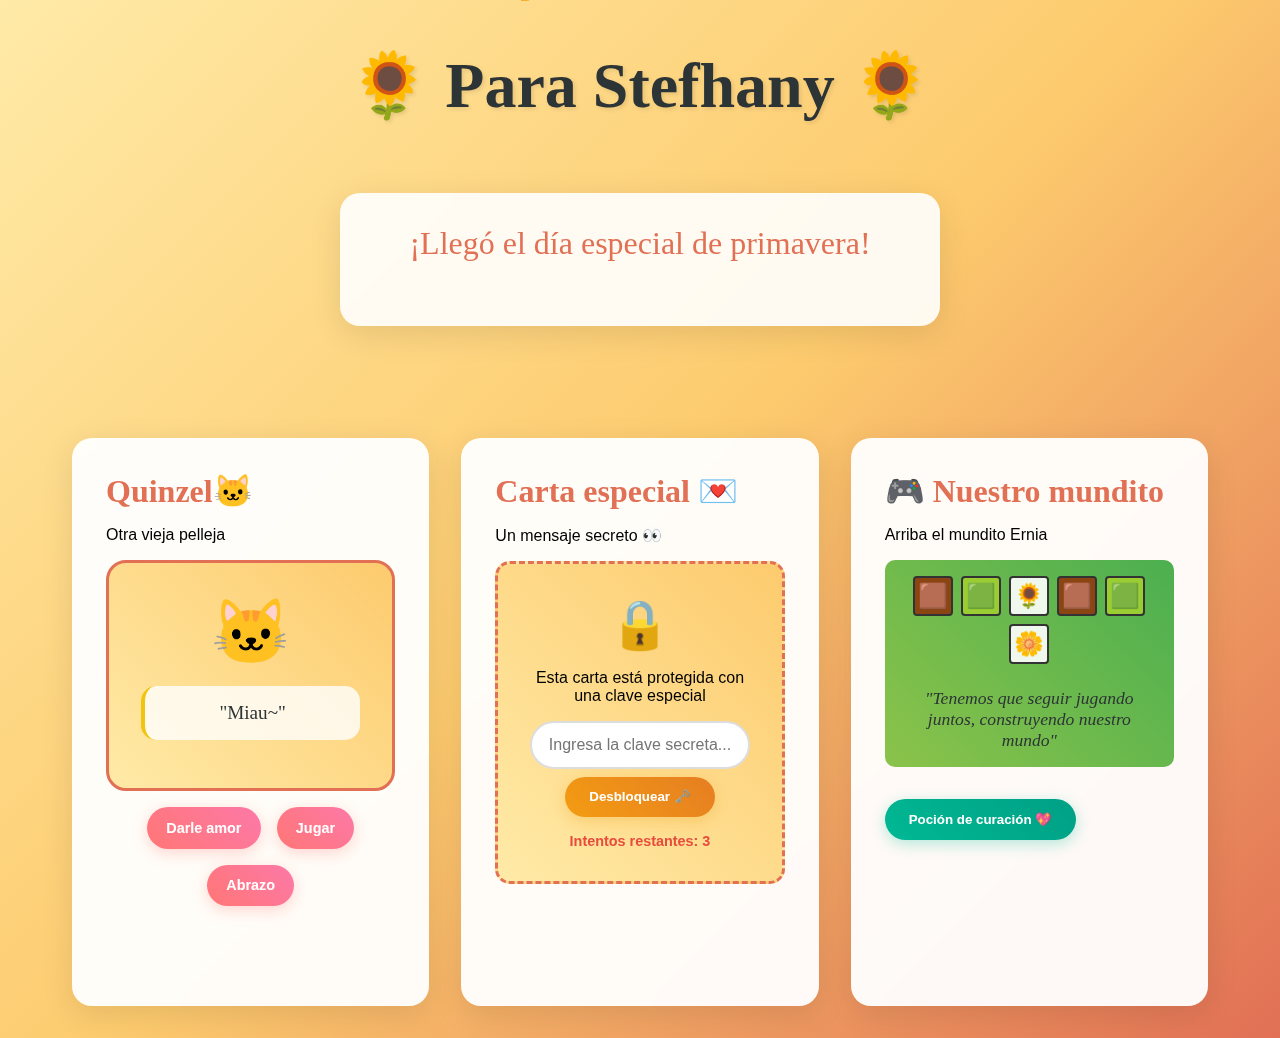
<file: index.html>
<!DOCTYPE html>
<html lang="es">
<head>
    <meta charset="UTF-8">
    <meta name="viewport" content="width=device-width, initial-scale=1.0">
    <title>Para ti <3 </title>
    <link rel="stylesheet" href="styles.css">
</head>
<body>
    <div class="petals" id="petals"></div>
    
    <header>
        <h1>🌻 Para Stefhany 🌻</h1>
        <p class="subtitle">Una entrega especial de flores amarillas para la persona más hermosa de mi mundo</p>
        
        <div class="countdown-container">
            <div class="countdown" id="countdown">
                <div class="time-unit">
                    <span class="time-number" id="days">0</span>
                    <span class="time-label">Días</span>
                </div>
                <div class="time-unit">
                    <span class="time-number" id="hours">0</span>
                    <span class="time-label">Horas</span>
                </div>
                <div class="time-unit">
                    <span class="time-number" id="minutes">0</span>
                    <span class="time-label">Minutos</span>
                </div>
                <div class="time-unit">
                    <span class="time-number" id="seconds">0</span>
                    <span class="time-label">Segundos</span>
                </div>
            </div>
            <p></p>
        </div>
    </header>
    
    <div class="sections">
        <div class="section">
            <h3>Quinzel🐱</h3>
            <p>Otra vieja pelleja</p>
            <div class="cat-section">
                <div class="cat-display">
                    <div class="cat-emoji" id="catEmoji">🐱</div>
                    <div class="cat-message" id="catMessage">
                        "Miau~"
                    </div>
                </div>
                <div class="cat-actions">
                    <button class="cat-btn" onclick="feedCat()">Darle amor</button>
                    <button class="cat-btn" onclick="playCat()">Jugar</button>
                    <button class="cat-btn" onclick="hugCat()">Abrazo</button>
                </div>
                <div class="cat-hearts" id="catHearts"></div>
            </div>
        </div>

        <div class="section">
            <h3>Carta especial 💌</h3>
            <p>Un mensaje secreto 👀</p>
            
            <div class="secret-lock" id="secretLock">
                <div class="lock-icon">🔒</div>
                <p>Esta carta está protegida con una clave especial</p>
                <div class="password-input">
                    <input type="password" id="secretPassword" placeholder="Ingresa la clave secreta..." maxlength="20">
                    <button class="unlock-btn" onclick="unlockLetter()">Desbloquear 🗝️</button>
                </div>
                <div class="attempts" id="attempts">Intentos restantes: 3</div>
            </div>
            
            <div class="love-letter-container" id="loveLetterContainer" style="display: none;">
                <div class="unlocked-message">
                    <span class="unlock-emoji">🔓</span>
                    <p>¡Carta desbloqueada con éxito!</p>
                </div>
                <div class="love-letter" id="loveLetter">
                    
                </div>
                <button class="generate-btn" onclick="generateLetter()">Leer mi corazón 💕</button>
            </div>
        </div>
        
        
        <div class="section">
            <h3>🎮 Nuestro mundito</h3>
            <p>Arriba el mundito Ernia</p>
            <div class="minecraft-scene">
                <div class="minecraft-block minecraft-dirt">🟫</div>
                <div class="minecraft-block minecraft-grass">🟩</div>
                <div class="minecraft-block minecraft-flower">🌻</div>
                <div class="minecraft-block minecraft-dirt">🟫</div>
                <div class="minecraft-block minecraft-grass">🟩</div>
                <div class="minecraft-block minecraft-flower">🌼</div>
                <div class="minecraft-text">
                    "Tenemos que seguir jugando juntos, construyendo nuestro mundo"
                </div>
            </div>
            <button class="craft-btn" onclick="craftLove()">Poción de curación 💖</button>
        </div>
        
    
    </div>

    <script src="script.js"></script>
</body>

</html>
</file>
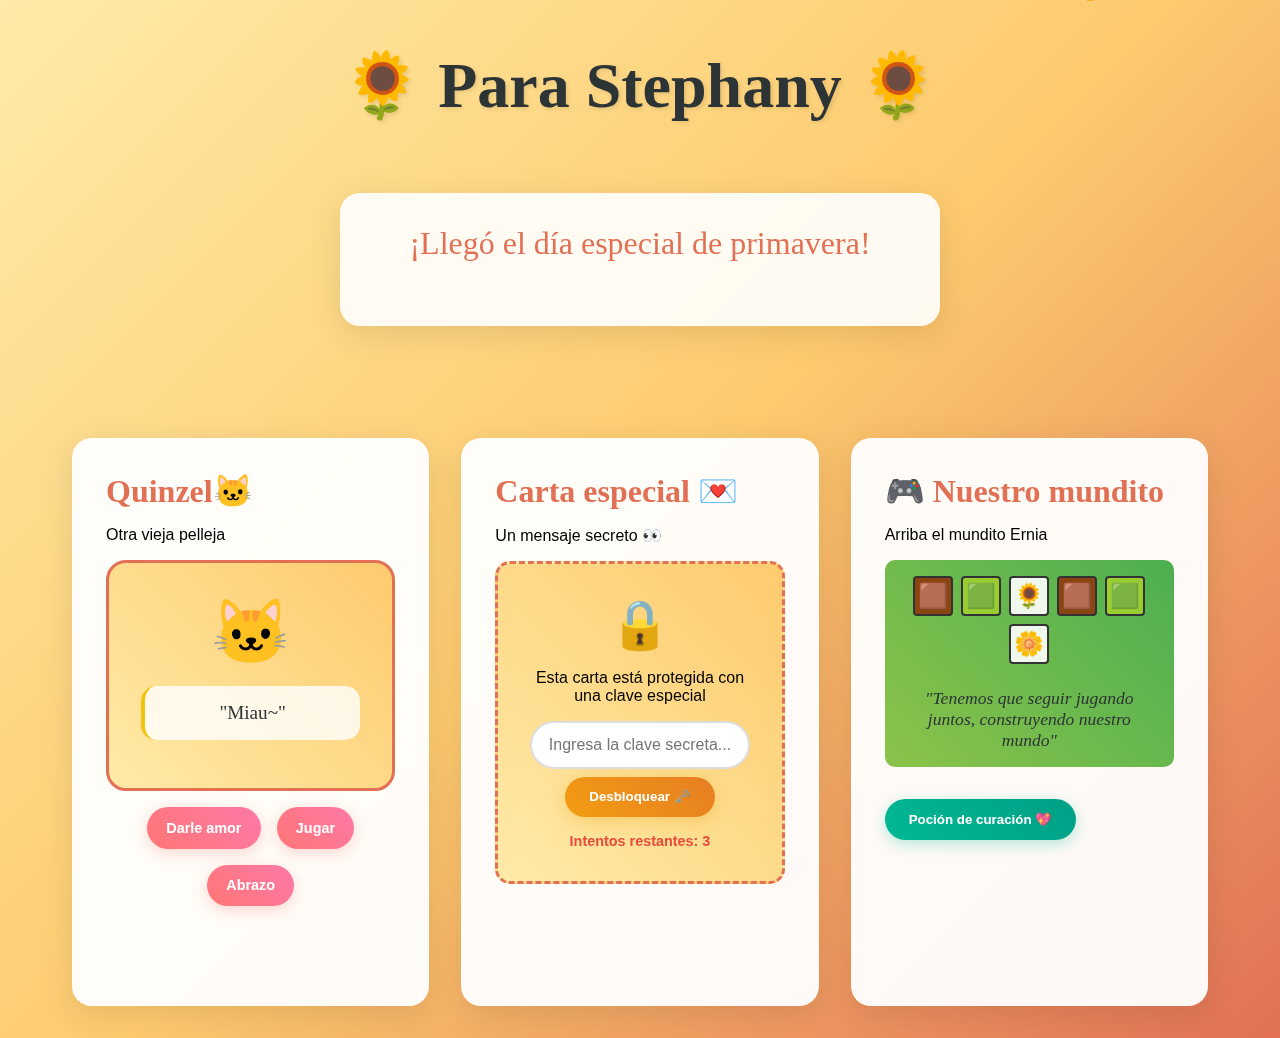
<file: Para Stefhany/index.html>
<!DOCTYPE html>
<html lang="es">
<head>
    <meta charset="UTF-8">
    <meta name="viewport" content="width=device-width, initial-scale=1.0">
    <title>Para ti <3 </title>
    <link rel="stylesheet" href="styles.css">
</head>
<body>
    <div class="petals" id="petals"></div>
    
    <header>
        <h1>🌻 Para Stephany 🌻</h1>
        <p class="subtitle">Una entrega especial de flores amarillas para la persona más hermosa de mi mundo</p>
        
        <div class="countdown-container">
            <div class="countdown" id="countdown">
                <div class="time-unit">
                    <span class="time-number" id="days">0</span>
                    <span class="time-label">Días</span>
                </div>
                <div class="time-unit">
                    <span class="time-number" id="hours">0</span>
                    <span class="time-label">Horas</span>
                </div>
                <div class="time-unit">
                    <span class="time-number" id="minutes">0</span>
                    <span class="time-label">Minutos</span>
                </div>
                <div class="time-unit">
                    <span class="time-number" id="seconds">0</span>
                    <span class="time-label">Segundos</span>
                </div>
            </div>
            <p></p>
        </div>
    </header>
    
    <div class="sections">
        <div class="section">
            <h3>Quinzel🐱</h3>
            <p>Otra vieja pelleja</p>
            <div class="cat-section">
                <div class="cat-display">
                    <div class="cat-emoji" id="catEmoji">🐱</div>
                    <div class="cat-message" id="catMessage">
                        "Miau~"
                    </div>
                </div>
                <div class="cat-actions">
                    <button class="cat-btn" onclick="feedCat()">Darle amor</button>
                    <button class="cat-btn" onclick="playCat()">Jugar</button>
                    <button class="cat-btn" onclick="hugCat()">Abrazo</button>
                </div>
                <div class="cat-hearts" id="catHearts"></div>
            </div>
        </div>

        <div class="section">
            <h3>Carta especial 💌</h3>
            <p>Un mensaje secreto 👀</p>
            
            <div class="secret-lock" id="secretLock">
                <div class="lock-icon">🔒</div>
                <p>Esta carta está protegida con una clave especial</p>
                <div class="password-input">
                    <input type="password" id="secretPassword" placeholder="Ingresa la clave secreta..." maxlength="20">
                    <button class="unlock-btn" onclick="unlockLetter()">Desbloquear 🗝️</button>
                </div>
                <div class="attempts" id="attempts">Intentos restantes: 3</div>
            </div>
            
            <div class="love-letter-container" id="loveLetterContainer" style="display: none;">
                <div class="unlocked-message">
                    <span class="unlock-emoji">🔓</span>
                    <p>¡Carta desbloqueada con éxito!</p>
                </div>
                <div class="love-letter" id="loveLetter">
                    
                </div>
                <button class="generate-btn" onclick="generateLetter()">Leer mi corazón 💕</button>
            </div>
        </div>
        
        
        <div class="section">
            <h3>🎮 Nuestro mundito</h3>
            <p>Arriba el mundito Ernia</p>
            <div class="minecraft-scene">
                <div class="minecraft-block minecraft-dirt">🟫</div>
                <div class="minecraft-block minecraft-grass">🟩</div>
                <div class="minecraft-block minecraft-flower">🌻</div>
                <div class="minecraft-block minecraft-dirt">🟫</div>
                <div class="minecraft-block minecraft-grass">🟩</div>
                <div class="minecraft-block minecraft-flower">🌼</div>
                <div class="minecraft-text">
                    "Tenemos que seguir jugando juntos, construyendo nuestro mundo"
                </div>
            </div>
            <button class="craft-btn" onclick="craftLove()">Poción de curación 💖</button>
        </div>
        
    
    </div>

    <script src="script.js"></script>
</body>
</html>
</file>
<file: styles.css>
/* Generador de cartas */
.love-letter {
    background: #fff9e6;
    border: 2px dashed #f1c40f;
    border-radius: 10px;
    padding: 1rem;
    margin-top: 1rem;
    min-height: 100px;
    font-family: 'Dancing Script', cursive;
    font-size: 1.1rem;
    color: #2d3436;
}@import url('https://fonts.googleapis.com/css2?family=Dancing+Script:wght@400;700&family=Poppins:wght@300;400;600&display=swap');

* {
    margin: 0;
    padding: 0;
    box-sizing: border-box;
}

body {
    font-family: 'Poppins', sans-serif;
    background: linear-gradient(135deg, #ffeaa7 0%, #fdcb6e 50%, #e17055 100%);
    min-height: 100vh;
    overflow-x: hidden;
}

/* Pétalos flotantes */
.petals {
    position: fixed;
    top: -10px;
    width: 100%;
    height: 100%;
    pointer-events: none;
    z-index: 1;
}

.petal {
    position: absolute;
    width: 10px;
    height: 10px;
    background: radial-gradient(circle, #f1c40f, #f39c12);
    border-radius: 50% 0;
    animation: fall linear infinite;
    opacity: 0.8;
}

@keyframes fall {
    0% {
        transform: translateY(-100vh) rotate(0deg);
        opacity: 1;
    }
    100% {
        transform: translateY(100vh) rotate(360deg);
        opacity: 0;
    }
}

/* Header */
header {
    text-align: center;
    padding: 3rem 2rem;
    position: relative;
    z-index: 2;
}

h1 {
    font-family: 'Dancing Script', cursive;
    font-size: 4rem;
    color: #2d3436;
    text-shadow: 2px 2px 4px rgba(0,0,0,0.1);
    margin-bottom: 1rem;
}

.subtitle {
    font-size: 1.2rem;
    color: #636e72;
    margin-bottom: 2rem;
    opacity: 0;
    animation: fadeIn 1s ease-out 1s forwards;
}

@keyframes bloom {
    0% {
        transform: scale(0.5) rotate(-10deg);
        opacity: 0;
    }
    100% {
        transform: scale(1) rotate(0deg);
        opacity: 1;
    }
}

@keyframes fadeIn {
    to {
        opacity: 1;
    }
}

/* Contador */
.countdown-container {
    background: rgba(255, 255, 255, 0.9);
    backdrop-filter: blur(10px);
    border-radius: 20px;
    padding: 2rem;
    margin: 2rem auto;
    max-width: 600px;
    box-shadow: 0 8px 32px rgba(0,0,0,0.1);
    position: relative;
    z-index: 2;
}

.countdown {
    display: flex;
    justify-content: center;
    gap: 2rem;
    margin-bottom: 2rem;
}

.time-unit {
    text-align: center;
    background: linear-gradient(45deg, #f1c40f, #f39c12);
    border-radius: 15px;
    padding: 1rem;
    min-width: 80px;
    box-shadow: 0 4px 15px rgba(241, 196, 15, 0.3);
    transform: translateY(20px);
    opacity: 0;
    animation: slideUp 0.8s ease-out forwards;
}

.time-unit:nth-child(1) { animation-delay: 0.2s; }
.time-unit:nth-child(2) { animation-delay: 0.4s; }
.time-unit:nth-child(3) { animation-delay: 0.6s; }
.time-unit:nth-child(4) { animation-delay: 0.8s; }

@keyframes slideUp {
    to {
        transform: translateY(0);
        opacity: 1;
    }
}

.time-number {
    font-size: 2rem;
    font-weight: 600;
    color: #2d3436;
    display: block;
}

.time-label {
    font-size: 0.9rem;
    color: #636e72;
    text-transform: uppercase;
}

/* Secciones principales */
.sections {
    display: grid;
    grid-template-columns: repeat(auto-fit, minmax(300px, 1fr));
    gap: 2rem;
    padding: 2rem;
    max-width: 1200px;
    margin: 0 auto;
    position: relative;
    z-index: 2;
}

.section {
    background: rgba(255, 255, 255, 0.95);
    backdrop-filter: blur(10px);
    border-radius: 20px;
    padding: 2rem;
    box-shadow: 0 8px 32px rgba(0,0,0,0.1);
    transition: transform 0.3s ease, box-shadow 0.3s ease;
    border: 2px solid transparent;
}

.section:hover {
    transform: translateY(-10px);
    box-shadow: 0 15px 40px rgba(0,0,0,0.15);
    border-color: #f1c40f;
}

.section h3 {
    font-family: 'Dancing Script', cursive;
    font-size: 2rem;
    color: #e17055;
    margin-bottom: 1rem;
    display: flex;
    align-items: center;
    gap: 0.5rem;
}

/* Jardín Virtual */
.flower-garden {
    display: flex;
    flex-wrap: wrap;
    gap: 1rem;
    margin-top: 1rem;
}

.plant-flower-btn {
    background: linear-gradient(45deg, #f1c40f, #f39c12);
    color: #2d3436;
    border: none;
    border-radius: 25px;
    padding: 0.8rem 1.5rem;
    font-weight: 600;
    cursor: pointer;
    transition: transform 0.2s ease;
    box-shadow: 0 4px 15px rgba(241, 196, 15, 0.3);
}

.plant-flower-btn:hover {
    transform: scale(1.05);
}

.virtual-flower {
    display: inline-block;
    font-size: 1.5rem;
    margin: 0.2rem;
    animation: sway 2s ease-in-out infinite;
}

@keyframes sway {
    0%, 100% { transform: rotate(-5deg); }
    50% { transform: rotate(5deg); }
}

/* Sistema de bloqueo secreto */
.secret-lock {
    text-align: center;
    padding: 2rem;
    background: linear-gradient(45deg, #ffeaa7, #fdcb6e);
    border-radius: 15px;
    border: 3px dashed #e17055;
    margin: 1rem 0;
}

.lock-icon {
    font-size: 3rem;
    margin-bottom: 1rem;
    animation: shake 2s ease-in-out infinite;
}

@keyframes shake {
    0%, 100% { transform: rotate(0deg); }
    25% { transform: rotate(-5deg); }
    75% { transform: rotate(5deg); }
}

.hint {
    font-style: italic;
    color: #636e72;
    margin: 1rem 0;
    background: rgba(255, 255, 255, 0.7);
    padding: 0.5rem;
    border-radius: 10px;
    border-left: 4px solid #f39c12;
}

.password-input {
    display: flex;
    gap: 0.5rem;
    justify-content: center;
    align-items: center;
    margin: 1rem 0;
    flex-wrap: wrap;
}

.password-input input {
    padding: 0.8rem 1rem;
    border: 2px solid #ddd;
    border-radius: 25px;
    font-size: 1rem;
    min-width: 200px;
    text-align: center;
    transition: border-color 0.3s ease;
}

.password-input input:focus {
    outline: none;
    border-color: #f1c40f;
    box-shadow: 0 0 10px rgba(241, 196, 15, 0.3);
}

.unlock-btn {
    background: linear-gradient(45deg, #f39c12, #e67e22);
    color: white;
    border: none;
    border-radius: 25px;
    padding: 0.8rem 1.5rem;
    font-weight: 600;
    cursor: pointer;
    transition: transform 0.2s ease;
    box-shadow: 0 4px 15px rgba(243, 156, 18, 0.3);
}

.unlock-btn:hover {
    transform: scale(1.05);
}

.attempts {
    font-size: 0.9rem;
    color: #e74c3c;
    font-weight: 600;
    margin-top: 1rem;
}

.love-letter-container {
    animation: unlockReveal 1s ease-out;
}

@keyframes unlockReveal {
    0% {
        opacity: 0;
        transform: translateY(-20px) scale(0.9);
    }
    100% {
        opacity: 1;
        transform: translateY(0) scale(1);
    }
}

.unlocked-message {
    background: #d4edda;
    color: #155724;
    padding: 1rem;
    border-radius: 10px;
    margin-bottom: 1rem;
    border-left: 4px solid #28a745;
    text-align: center;
}

.unlock-emoji {
    font-size: 1.5rem;
    margin-right: 0.5rem;
    animation: unlockSpin 1s ease-in-out;
}

@keyframes unlockSpin {
    0% { transform: rotate(0deg) scale(1); }
    50% { transform: rotate(180deg) scale(1.2); }
    100% { transform: rotate(360deg) scale(1); }
}

/* Estados de error */
.password-error {
    animation: errorShake 0.5s ease-in-out;
    border-color: #e74c3c !important;
    background: #fde2e4;
}

@keyframes errorShake {
    0%, 100% { transform: translateX(0); }
    25% { transform: translateX(-5px); }
    75% { transform: translateX(5px); }
}

.error-message {
    background: #f8d7da;
    color: #721c24;
    padding: 0.5rem;
    border-radius: 8px;
    margin-top: 0.5rem;
    border-left: 4px solid #e74c3c;
    font-size: 0.9rem;
}

.generate-btn {
    background: linear-gradient(45deg, #e17055, #d63031);
    color: white;
    border: none;
    border-radius: 25px;
    padding: 0.8rem 1.5rem;
    font-weight: 600;
    cursor: pointer;
    transition: transform 0.2s ease;
    box-shadow: 0 4px 15px rgba(225, 112, 85, 0.3);
    margin-top: 1rem;
}

.generate-btn:hover {
    transform: scale(1.05);
}

/* Pokémon Cards */
.pokemon-team {
    display: grid;
    grid-template-columns: repeat(auto-fit, minmax(200px, 1fr));
    gap: 1rem;
    margin-top: 1rem;
}

.pokemon-card {
    background: linear-gradient(45deg, #fff9e6, #fef3cd);
    border: 3px solid #f1c40f;
    border-radius: 15px;
    padding: 1rem;
    text-align: center;
    transition: transform 0.3s ease, box-shadow 0.3s ease;
    cursor: pointer;
}

.pokemon-card:hover {
    transform: translateY(-5px) scale(1.02);
    box-shadow: 0 10px 25px rgba(241, 196, 15, 0.4);
    border-color: #e17055;
}

.pokemon-emoji {
    font-size: 2rem;
    display: block;
    margin-bottom: 0.5rem;
    animation: bounce 2s ease-in-out infinite;
}

.pokemon-card h4 {
    color: #e17055;
    margin-bottom: 0.5rem;
    font-family: 'Dancing Script', cursive;
}

.pokemon-card p {
    font-size: 0.9rem;
    color: #636e72;
}

@keyframes bounce {
    0%, 20%, 50%, 80%, 100% { transform: translateY(0); }
    40% { transform: translateY(-10px); }
    60% { transform: translateY(-5px); }
}

/* Minecraft Scene */
.minecraft-scene {
    display: flex;
    flex-wrap: wrap;
    gap: 0.5rem;
    justify-content: center;
    align-items: center;
    margin: 1rem 0;
    padding: 1rem;
    background: linear-gradient(45deg, #8bc34a, #4caf50);
    border-radius: 10px;
    position: relative;
}

.minecraft-block {
    width: 40px;
    height: 40px;
    display: flex;
    align-items: center;
    justify-content: center;
    font-size: 1.5rem;
    border: 2px solid #333;
    border-radius: 4px;
    transition: transform 0.2s ease;
    cursor: pointer;
}

.minecraft-block:hover {
    transform: scale(1.1);
}

.minecraft-dirt {
    background: #8B4513;
}

.minecraft-grass {
    background: #9ACD32;
}

.minecraft-flower {
    background: rgba(255, 255, 255, 0.9);
    animation: grow 1.5s ease-in-out infinite alternate;
}

.minecraft-text {
    width: 100%;
    text-align: center;
    margin-top: 1rem;
    font-style: italic;
    color: #2d3436;
    font-family: 'Dancing Script', cursive;
    font-size: 1.1rem;
}

@keyframes grow {
    0% { transform: scale(1); }
    100% { transform: scale(1.05); }
}

.craft-btn, .evolve-btn, .accept-btn {
    background: linear-gradient(45deg, #00b894, #00a085);
    color: white;
    border: none;
    border-radius: 25px;
    padding: 0.8rem 1.5rem;
    font-weight: 600;
    cursor: pointer;
    transition: transform 0.2s ease;
    box-shadow: 0 4px 15px rgba(0, 184, 148, 0.3);
    margin-top: 1rem;
}

.craft-btn:hover, .evolve-btn:hover, .accept-btn:hover {
    transform: scale(1.05);
    background: linear-gradient(45deg, #00a085, #008a75);
}

/* Flower Delivery */
.flower-delivery {
    text-align: center;
    margin-top: 1rem;
}

.delivery-box {
    background: rgba(255, 255, 255, 0.95);
    border: 3px dashed #f1c40f;
    border-radius: 15px;
    padding: 2rem;
    position: relative;
    overflow: hidden;
}

.delivery-box::before {
    content: '🎁';
    position: absolute;
    top: -10px;
    right: -10px;
    font-size: 2rem;
    animation: pulse 2s infinite;
}

.flowers-bundle {
    display: flex;
    justify-content: center;
    gap: 0.5rem;
    margin-bottom: 1rem;
    flex-wrap: wrap;
}

.flower-stem {
    font-size: 2rem;
    animation: sway 2s ease-in-out infinite;
    transform-origin: bottom;
}

.flower-stem:nth-child(odd) {
    animation-delay: 0.5s;
}

.delivery-note {
    background: #fff9e6;
    padding: 1rem;
    border-radius: 10px;
    font-family: 'Dancing Script', cursive;
    font-size: 1.1rem;
    color: #2d3436;
    border-left: 4px solid #f1c40f;
    margin-top: 1rem;
}

/* Sección de gatos */
.cat-section {
    text-align: center;
}

.cat-display {
    background: linear-gradient(45deg, #ffeaa7, #fdcb6e);
    border-radius: 20px;
    padding: 2rem;
    margin: 1rem 0;
    border: 3px solid #e17055;
    position: relative;
}

.cat-emoji {
    font-size: 4rem;
    margin-bottom: 1rem;
    animation: catBounce 2s ease-in-out infinite;
    cursor: pointer;
    transition: transform 0.3s ease;
}

.cat-emoji:hover {
    transform: scale(1.2);
}

@keyframes catBounce {
    0%, 100% { transform: translateY(0px); }
    50% { transform: translateY(-10px); }
}

.cat-message {
    font-family: 'Dancing Script', cursive;
    font-size: 1.2rem;
    color: #2d3436;
    background: rgba(255, 255, 255, 0.8);
    padding: 1rem;
    border-radius: 15px;
    margin: 1rem 0;
    border-left: 4px solid #f1c40f;
}

.cat-actions {
    display: flex;
    justify-content: center;
    gap: 1rem;
    margin: 1rem 0;
    flex-wrap: wrap;
}

.cat-btn {
    background: linear-gradient(45deg, #ff7675, #fd79a8);
    color: white;
    border: none;
    border-radius: 25px;
    padding: 0.8rem 1.2rem;
    font-weight: 600;
    cursor: pointer;
    transition: transform 0.2s ease;
    box-shadow: 0 4px 15px rgba(255, 118, 117, 0.3);
    font-size: 0.9rem;
}

.cat-btn:hover {
    transform: scale(1.05);
}

.cat-hearts {
    display: flex;
    justify-content: center;
    flex-wrap: wrap;
    gap: 0.5rem;
    margin-top: 1rem;
    min-height: 50px;
    align-items: center;
}

.floating-heart {
    font-size: 1.5rem;
    animation: floatHeart 2s ease-out forwards;
}

@keyframes floatHeart {
    0% {
        opacity: 1;
        transform: translateY(0) scale(1);
    }
    100% {
        opacity: 0;
        transform: translateY(-50px) scale(1.5);
    }
}

.cat-sleepy {
    animation: catSleep 3s ease-in-out infinite;
}

@keyframes catSleep {
    0%, 100% { transform: rotate(-2deg); }
    50% { transform: rotate(2deg); }
}

.cat-happy {
    animation: catHappy 0.5s ease-in-out;
}

@keyframes catHappy {
    0%, 100% { transform: scale(1) rotate(0deg); }
    25% { transform: scale(1.1) rotate(-5deg); }
    75% { transform: scale(1.1) rotate(5deg); }
}

@keyframes pulse {
    0%, 100% { transform: scale(1); }
    50% { transform: scale(1.1); }
}

/* Responsive */
@media (max-width: 768px) {
    h1 {
        font-size: 2.5rem;
    }
    
    .countdown {
        gap: 1rem;
    }
    
    .sections {
        grid-template-columns: 1fr;
        padding: 1rem;
    }
    
    .time-unit {
        min-width: 60px;
        padding: 0.8rem;
    }
    
    .time-number {
        font-size: 1.5rem;
    }
}
</file>
<file: Para Stefhany/styles.css>
/* Generador de cartas */
.love-letter {
    background: #fff9e6;
    border: 2px dashed #f1c40f;
    border-radius: 10px;
    padding: 1rem;
    margin-top: 1rem;
    min-height: 100px;
    font-family: 'Dancing Script', cursive;
    font-size: 1.1rem;
    color: #2d3436;
}@import url('https://fonts.googleapis.com/css2?family=Dancing+Script:wght@400;700&family=Poppins:wght@300;400;600&display=swap');

* {
    margin: 0;
    padding: 0;
    box-sizing: border-box;
}

body {
    font-family: 'Poppins', sans-serif;
    background: linear-gradient(135deg, #ffeaa7 0%, #fdcb6e 50%, #e17055 100%);
    min-height: 100vh;
    overflow-x: hidden;
}

/* Pétalos flotantes */
.petals {
    position: fixed;
    top: -10px;
    width: 100%;
    height: 100%;
    pointer-events: none;
    z-index: 1;
}

.petal {
    position: absolute;
    width: 10px;
    height: 10px;
    background: radial-gradient(circle, #f1c40f, #f39c12);
    border-radius: 50% 0;
    animation: fall linear infinite;
    opacity: 0.8;
}

@keyframes fall {
    0% {
        transform: translateY(-100vh) rotate(0deg);
        opacity: 1;
    }
    100% {
        transform: translateY(100vh) rotate(360deg);
        opacity: 0;
    }
}

/* Header */
header {
    text-align: center;
    padding: 3rem 2rem;
    position: relative;
    z-index: 2;
}

h1 {
    font-family: 'Dancing Script', cursive;
    font-size: 4rem;
    color: #2d3436;
    text-shadow: 2px 2px 4px rgba(0,0,0,0.1);
    margin-bottom: 1rem;
}

.subtitle {
    font-size: 1.2rem;
    color: #636e72;
    margin-bottom: 2rem;
    opacity: 0;
    animation: fadeIn 1s ease-out 1s forwards;
}

@keyframes bloom {
    0% {
        transform: scale(0.5) rotate(-10deg);
        opacity: 0;
    }
    100% {
        transform: scale(1) rotate(0deg);
        opacity: 1;
    }
}

@keyframes fadeIn {
    to {
        opacity: 1;
    }
}

/* Contador */
.countdown-container {
    background: rgba(255, 255, 255, 0.9);
    backdrop-filter: blur(10px);
    border-radius: 20px;
    padding: 2rem;
    margin: 2rem auto;
    max-width: 600px;
    box-shadow: 0 8px 32px rgba(0,0,0,0.1);
    position: relative;
    z-index: 2;
}

.countdown {
    display: flex;
    justify-content: center;
    gap: 2rem;
    margin-bottom: 2rem;
}

.time-unit {
    text-align: center;
    background: linear-gradient(45deg, #f1c40f, #f39c12);
    border-radius: 15px;
    padding: 1rem;
    min-width: 80px;
    box-shadow: 0 4px 15px rgba(241, 196, 15, 0.3);
    transform: translateY(20px);
    opacity: 0;
    animation: slideUp 0.8s ease-out forwards;
}

.time-unit:nth-child(1) { animation-delay: 0.2s; }
.time-unit:nth-child(2) { animation-delay: 0.4s; }
.time-unit:nth-child(3) { animation-delay: 0.6s; }
.time-unit:nth-child(4) { animation-delay: 0.8s; }

@keyframes slideUp {
    to {
        transform: translateY(0);
        opacity: 1;
    }
}

.time-number {
    font-size: 2rem;
    font-weight: 600;
    color: #2d3436;
    display: block;
}

.time-label {
    font-size: 0.9rem;
    color: #636e72;
    text-transform: uppercase;
}

/* Secciones principales */
.sections {
    display: grid;
    grid-template-columns: repeat(auto-fit, minmax(300px, 1fr));
    gap: 2rem;
    padding: 2rem;
    max-width: 1200px;
    margin: 0 auto;
    position: relative;
    z-index: 2;
}

.section {
    background: rgba(255, 255, 255, 0.95);
    backdrop-filter: blur(10px);
    border-radius: 20px;
    padding: 2rem;
    box-shadow: 0 8px 32px rgba(0,0,0,0.1);
    transition: transform 0.3s ease, box-shadow 0.3s ease;
    border: 2px solid transparent;
}

.section:hover {
    transform: translateY(-10px);
    box-shadow: 0 15px 40px rgba(0,0,0,0.15);
    border-color: #f1c40f;
}

.section h3 {
    font-family: 'Dancing Script', cursive;
    font-size: 2rem;
    color: #e17055;
    margin-bottom: 1rem;
    display: flex;
    align-items: center;
    gap: 0.5rem;
}

/* Jardín Virtual */
.flower-garden {
    display: flex;
    flex-wrap: wrap;
    gap: 1rem;
    margin-top: 1rem;
}

.plant-flower-btn {
    background: linear-gradient(45deg, #f1c40f, #f39c12);
    color: #2d3436;
    border: none;
    border-radius: 25px;
    padding: 0.8rem 1.5rem;
    font-weight: 600;
    cursor: pointer;
    transition: transform 0.2s ease;
    box-shadow: 0 4px 15px rgba(241, 196, 15, 0.3);
}

.plant-flower-btn:hover {
    transform: scale(1.05);
}

.virtual-flower {
    display: inline-block;
    font-size: 1.5rem;
    margin: 0.2rem;
    animation: sway 2s ease-in-out infinite;
}

@keyframes sway {
    0%, 100% { transform: rotate(-5deg); }
    50% { transform: rotate(5deg); }
}

/* Sistema de bloqueo secreto */
.secret-lock {
    text-align: center;
    padding: 2rem;
    background: linear-gradient(45deg, #ffeaa7, #fdcb6e);
    border-radius: 15px;
    border: 3px dashed #e17055;
    margin: 1rem 0;
}

.lock-icon {
    font-size: 3rem;
    margin-bottom: 1rem;
    animation: shake 2s ease-in-out infinite;
}

@keyframes shake {
    0%, 100% { transform: rotate(0deg); }
    25% { transform: rotate(-5deg); }
    75% { transform: rotate(5deg); }
}

.hint {
    font-style: italic;
    color: #636e72;
    margin: 1rem 0;
    background: rgba(255, 255, 255, 0.7);
    padding: 0.5rem;
    border-radius: 10px;
    border-left: 4px solid #f39c12;
}

.password-input {
    display: flex;
    gap: 0.5rem;
    justify-content: center;
    align-items: center;
    margin: 1rem 0;
    flex-wrap: wrap;
}

.password-input input {
    padding: 0.8rem 1rem;
    border: 2px solid #ddd;
    border-radius: 25px;
    font-size: 1rem;
    min-width: 200px;
    text-align: center;
    transition: border-color 0.3s ease;
}

.password-input input:focus {
    outline: none;
    border-color: #f1c40f;
    box-shadow: 0 0 10px rgba(241, 196, 15, 0.3);
}

.unlock-btn {
    background: linear-gradient(45deg, #f39c12, #e67e22);
    color: white;
    border: none;
    border-radius: 25px;
    padding: 0.8rem 1.5rem;
    font-weight: 600;
    cursor: pointer;
    transition: transform 0.2s ease;
    box-shadow: 0 4px 15px rgba(243, 156, 18, 0.3);
}

.unlock-btn:hover {
    transform: scale(1.05);
}

.attempts {
    font-size: 0.9rem;
    color: #e74c3c;
    font-weight: 600;
    margin-top: 1rem;
}

.love-letter-container {
    animation: unlockReveal 1s ease-out;
}

@keyframes unlockReveal {
    0% {
        opacity: 0;
        transform: translateY(-20px) scale(0.9);
    }
    100% {
        opacity: 1;
        transform: translateY(0) scale(1);
    }
}

.unlocked-message {
    background: #d4edda;
    color: #155724;
    padding: 1rem;
    border-radius: 10px;
    margin-bottom: 1rem;
    border-left: 4px solid #28a745;
    text-align: center;
}

.unlock-emoji {
    font-size: 1.5rem;
    margin-right: 0.5rem;
    animation: unlockSpin 1s ease-in-out;
}

@keyframes unlockSpin {
    0% { transform: rotate(0deg) scale(1); }
    50% { transform: rotate(180deg) scale(1.2); }
    100% { transform: rotate(360deg) scale(1); }
}

/* Estados de error */
.password-error {
    animation: errorShake 0.5s ease-in-out;
    border-color: #e74c3c !important;
    background: #fde2e4;
}

@keyframes errorShake {
    0%, 100% { transform: translateX(0); }
    25% { transform: translateX(-5px); }
    75% { transform: translateX(5px); }
}

.error-message {
    background: #f8d7da;
    color: #721c24;
    padding: 0.5rem;
    border-radius: 8px;
    margin-top: 0.5rem;
    border-left: 4px solid #e74c3c;
    font-size: 0.9rem;
}

.generate-btn {
    background: linear-gradient(45deg, #e17055, #d63031);
    color: white;
    border: none;
    border-radius: 25px;
    padding: 0.8rem 1.5rem;
    font-weight: 600;
    cursor: pointer;
    transition: transform 0.2s ease;
    box-shadow: 0 4px 15px rgba(225, 112, 85, 0.3);
    margin-top: 1rem;
}

.generate-btn:hover {
    transform: scale(1.05);
}

/* Pokémon Cards */
.pokemon-team {
    display: grid;
    grid-template-columns: repeat(auto-fit, minmax(200px, 1fr));
    gap: 1rem;
    margin-top: 1rem;
}

.pokemon-card {
    background: linear-gradient(45deg, #fff9e6, #fef3cd);
    border: 3px solid #f1c40f;
    border-radius: 15px;
    padding: 1rem;
    text-align: center;
    transition: transform 0.3s ease, box-shadow 0.3s ease;
    cursor: pointer;
}

.pokemon-card:hover {
    transform: translateY(-5px) scale(1.02);
    box-shadow: 0 10px 25px rgba(241, 196, 15, 0.4);
    border-color: #e17055;
}

.pokemon-emoji {
    font-size: 2rem;
    display: block;
    margin-bottom: 0.5rem;
    animation: bounce 2s ease-in-out infinite;
}

.pokemon-card h4 {
    color: #e17055;
    margin-bottom: 0.5rem;
    font-family: 'Dancing Script', cursive;
}

.pokemon-card p {
    font-size: 0.9rem;
    color: #636e72;
}

@keyframes bounce {
    0%, 20%, 50%, 80%, 100% { transform: translateY(0); }
    40% { transform: translateY(-10px); }
    60% { transform: translateY(-5px); }
}

/* Minecraft Scene */
.minecraft-scene {
    display: flex;
    flex-wrap: wrap;
    gap: 0.5rem;
    justify-content: center;
    align-items: center;
    margin: 1rem 0;
    padding: 1rem;
    background: linear-gradient(45deg, #8bc34a, #4caf50);
    border-radius: 10px;
    position: relative;
}

.minecraft-block {
    width: 40px;
    height: 40px;
    display: flex;
    align-items: center;
    justify-content: center;
    font-size: 1.5rem;
    border: 2px solid #333;
    border-radius: 4px;
    transition: transform 0.2s ease;
    cursor: pointer;
}

.minecraft-block:hover {
    transform: scale(1.1);
}

.minecraft-dirt {
    background: #8B4513;
}

.minecraft-grass {
    background: #9ACD32;
}

.minecraft-flower {
    background: rgba(255, 255, 255, 0.9);
    animation: grow 1.5s ease-in-out infinite alternate;
}

.minecraft-text {
    width: 100%;
    text-align: center;
    margin-top: 1rem;
    font-style: italic;
    color: #2d3436;
    font-family: 'Dancing Script', cursive;
    font-size: 1.1rem;
}

@keyframes grow {
    0% { transform: scale(1); }
    100% { transform: scale(1.05); }
}

.craft-btn, .evolve-btn, .accept-btn {
    background: linear-gradient(45deg, #00b894, #00a085);
    color: white;
    border: none;
    border-radius: 25px;
    padding: 0.8rem 1.5rem;
    font-weight: 600;
    cursor: pointer;
    transition: transform 0.2s ease;
    box-shadow: 0 4px 15px rgba(0, 184, 148, 0.3);
    margin-top: 1rem;
}

.craft-btn:hover, .evolve-btn:hover, .accept-btn:hover {
    transform: scale(1.05);
    background: linear-gradient(45deg, #00a085, #008a75);
}

/* Flower Delivery */
.flower-delivery {
    text-align: center;
    margin-top: 1rem;
}

.delivery-box {
    background: rgba(255, 255, 255, 0.95);
    border: 3px dashed #f1c40f;
    border-radius: 15px;
    padding: 2rem;
    position: relative;
    overflow: hidden;
}

.delivery-box::before {
    content: '🎁';
    position: absolute;
    top: -10px;
    right: -10px;
    font-size: 2rem;
    animation: pulse 2s infinite;
}

.flowers-bundle {
    display: flex;
    justify-content: center;
    gap: 0.5rem;
    margin-bottom: 1rem;
    flex-wrap: wrap;
}

.flower-stem {
    font-size: 2rem;
    animation: sway 2s ease-in-out infinite;
    transform-origin: bottom;
}

.flower-stem:nth-child(odd) {
    animation-delay: 0.5s;
}

.delivery-note {
    background: #fff9e6;
    padding: 1rem;
    border-radius: 10px;
    font-family: 'Dancing Script', cursive;
    font-size: 1.1rem;
    color: #2d3436;
    border-left: 4px solid #f1c40f;
    margin-top: 1rem;
}

/* Sección de gatos */
.cat-section {
    text-align: center;
}

.cat-display {
    background: linear-gradient(45deg, #ffeaa7, #fdcb6e);
    border-radius: 20px;
    padding: 2rem;
    margin: 1rem 0;
    border: 3px solid #e17055;
    position: relative;
}

.cat-emoji {
    font-size: 4rem;
    margin-bottom: 1rem;
    animation: catBounce 2s ease-in-out infinite;
    cursor: pointer;
    transition: transform 0.3s ease;
}

.cat-emoji:hover {
    transform: scale(1.2);
}

@keyframes catBounce {
    0%, 100% { transform: translateY(0px); }
    50% { transform: translateY(-10px); }
}

.cat-message {
    font-family: 'Dancing Script', cursive;
    font-size: 1.2rem;
    color: #2d3436;
    background: rgba(255, 255, 255, 0.8);
    padding: 1rem;
    border-radius: 15px;
    margin: 1rem 0;
    border-left: 4px solid #f1c40f;
}

.cat-actions {
    display: flex;
    justify-content: center;
    gap: 1rem;
    margin: 1rem 0;
    flex-wrap: wrap;
}

.cat-btn {
    background: linear-gradient(45deg, #ff7675, #fd79a8);
    color: white;
    border: none;
    border-radius: 25px;
    padding: 0.8rem 1.2rem;
    font-weight: 600;
    cursor: pointer;
    transition: transform 0.2s ease;
    box-shadow: 0 4px 15px rgba(255, 118, 117, 0.3);
    font-size: 0.9rem;
}

.cat-btn:hover {
    transform: scale(1.05);
}

.cat-hearts {
    display: flex;
    justify-content: center;
    flex-wrap: wrap;
    gap: 0.5rem;
    margin-top: 1rem;
    min-height: 50px;
    align-items: center;
}

.floating-heart {
    font-size: 1.5rem;
    animation: floatHeart 2s ease-out forwards;
}

@keyframes floatHeart {
    0% {
        opacity: 1;
        transform: translateY(0) scale(1);
    }
    100% {
        opacity: 0;
        transform: translateY(-50px) scale(1.5);
    }
}

.cat-sleepy {
    animation: catSleep 3s ease-in-out infinite;
}

@keyframes catSleep {
    0%, 100% { transform: rotate(-2deg); }
    50% { transform: rotate(2deg); }
}

.cat-happy {
    animation: catHappy 0.5s ease-in-out;
}

@keyframes catHappy {
    0%, 100% { transform: scale(1) rotate(0deg); }
    25% { transform: scale(1.1) rotate(-5deg); }
    75% { transform: scale(1.1) rotate(5deg); }
}

@keyframes pulse {
    0%, 100% { transform: scale(1); }
    50% { transform: scale(1.1); }
}

/* Responsive */
@media (max-width: 768px) {
    h1 {
        font-size: 2.5rem;
    }
    
    .countdown {
        gap: 1rem;
    }
    
    .sections {
        grid-template-columns: 1fr;
        padding: 1rem;
    }
    
    .time-unit {
        min-width: 60px;
        padding: 0.8rem;
    }
    
    .time-number {
        font-size: 1.5rem;
    }
}
</file>
